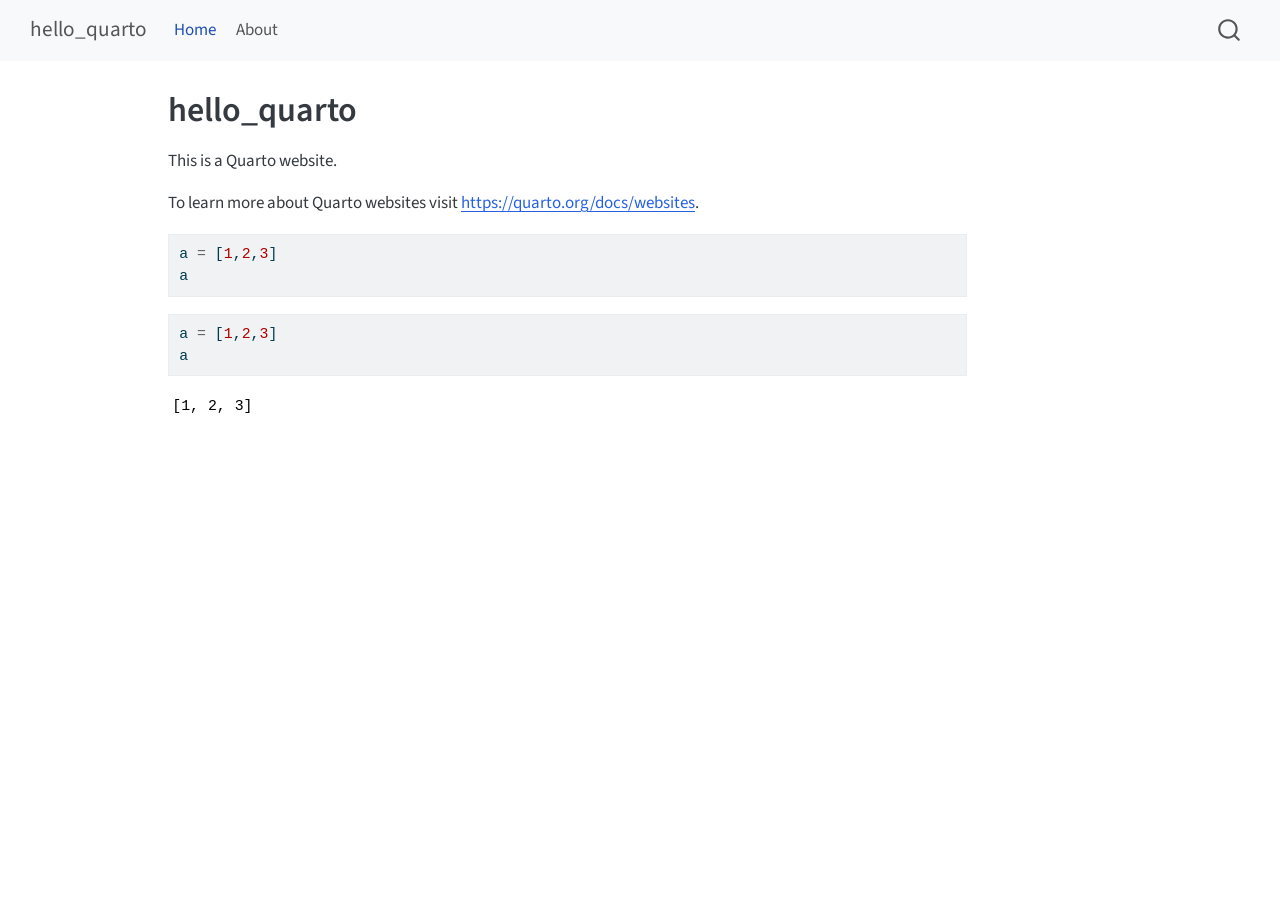
<file: index.html>
<!DOCTYPE html>
<html xmlns="http://www.w3.org/1999/xhtml" lang="en" xml:lang="en"><head>

<meta charset="utf-8">
<meta name="generator" content="quarto-1.10.18">

<meta name="viewport" content="width=device-width, initial-scale=1.0, user-scalable=yes">


<title>hello_quarto</title>
<style>
/* Default styles provided by pandoc.
** See https://pandoc.org/MANUAL.html#variables-for-html for config info.
*/
span.smallcaps{font-variant: small-caps;}
div.columns{display: flex; gap: 1.5em;}
div.column{flex: auto;}
@media screen {
div.columns{gap: min(4vw, 1.5em);}
div.column{overflow-x: auto;}
}
div.hanging-indent{margin-left: 1.5em; text-indent: -1.5em;}
ul.task-list{list-style: none;}
ul.task-list li input[type="checkbox"] {
  width: 0.8em;
  margin: 0 0.8em 0.2em -1em; /* quarto-specific, see https://github.com/quarto-dev/quarto-cli/issues/4556 */ 
  vertical-align: middle;
}
/* CSS for syntax highlighting */
html { -webkit-text-size-adjust: 100%; }
pre > code.sourceCode { white-space: pre; position: relative; }
pre > code.sourceCode > span { display: inline-block; line-height: 1.25; }
pre > code.sourceCode > span:empty { height: 1.2em; }
.sourceCode { overflow: visible; }
code.sourceCode > span { color: inherit; text-decoration: inherit; }
div.sourceCode { margin: 1em 0; }
pre.sourceCode { margin: 0; }
@media screen {
div.sourceCode { overflow: auto; }
}
@media print {
pre > code.sourceCode { white-space: pre-wrap; }
pre > code.sourceCode > span { text-indent: -5em; padding-left: 5em; }
}
pre.numberSource code
  { counter-reset: source-line 0; }
pre.numberSource code > span
  { position: relative; left: -4em; counter-increment: source-line; }
pre.numberSource code > span > a:first-child::before
  { content: counter(source-line);
    position: relative; left: -1em; text-align: right; vertical-align: baseline;
    border: none; display: inline-block;
    -webkit-touch-callout: none; -webkit-user-select: none;
    -khtml-user-select: none; -moz-user-select: none;
    -ms-user-select: none; user-select: none;
    padding: 0 4px; width: 4em;
  }
pre.numberSource { margin-left: 3em;  padding-left: 4px; }
div.sourceCode
  {   }
@media screen {
pre > code.sourceCode > span > a:first-child::before { text-decoration: underline; }
}
</style>


<script src="site_libs/quarto-nav/quarto-nav.js"></script>
<script src="site_libs/quarto-nav/headroom.min.js"></script>
<script src="site_libs/clipboard/clipboard.min.js"></script>
<script src="site_libs/quarto-search/autocomplete.umd.js"></script>
<script src="site_libs/quarto-search/fuse.min.js"></script>
<script src="site_libs/quarto-search/quarto-search.js"></script>
<meta name="quarto:offset" content="./">
<script src="site_libs/quarto-html/quarto.js" type="module"></script>
<script src="site_libs/quarto-html/tabsets/tabsets.js" type="module"></script>
<script src="site_libs/quarto-html/popper.min.js"></script>
<script src="site_libs/quarto-html/tippy.umd.min.js"></script>
<script src="site_libs/quarto-html/anchor.min.js"></script>
<link href="site_libs/quarto-html/tippy.css" rel="stylesheet">
<link href="site_libs/quarto-html/quarto-syntax-highlighting-64a204ab8560d761af7679ceaba22944.css" rel="stylesheet" id="quarto-text-highlighting-styles">
<script src="site_libs/bootstrap/bootstrap.min.js"></script>
<link href="site_libs/bootstrap/bootstrap-icons.css" rel="stylesheet">
<link href="site_libs/bootstrap/bootstrap-af63aeb2e9a853c1b6fe2d961300e5af.min.css" rel="stylesheet" append-hash="true" id="quarto-bootstrap" data-mode="light">
<script id="quarto-search-options" type="application/json">{
  "location": "navbar",
  "copy-button": false,
  "collapse-after": 3,
  "panel-placement": "end",
  "type": "overlay",
  "limit": 50,
  "keyboard-shortcut": [
    "f",
    "/",
    "s"
  ],
  "show-item-context": false,
  "language": {
    "search-no-results-text": "No results",
    "search-matching-documents-text": "matching documents",
    "search-copy-link-title": "Copy link to search",
    "search-hide-matches-text": "Hide additional matches",
    "search-more-match-text": "more match in this document",
    "search-more-matches-text": "more matches in this document",
    "search-clear-button-title": "Clear",
    "search-text-placeholder": "",
    "search-detached-cancel-button-title": "Cancel",
    "search-submit-button-title": "Submit",
    "search-label": "Search"
  }
}</script>


<link rel="stylesheet" href="styles.css">
</head>

<body class="nav-fixed quarto-light">

<div id="quarto-search-results"></div>
  <header id="quarto-header" class="headroom fixed-top">
    <nav class="navbar navbar-expand-lg " data-bs-theme="dark">
      <div class="navbar-container container-fluid">
      <div class="navbar-brand-container mx-auto">
    <a class="navbar-brand" href="./index.html">
    <span class="navbar-title">hello_quarto</span>
    </a>
  </div>
            <div id="quarto-search" class="" title="Search"></div>
          <button class="navbar-toggler" type="button" data-bs-toggle="collapse" data-bs-target="#navbarCollapse" aria-controls="navbarCollapse" role="menu" aria-expanded="false" aria-label="Toggle navigation" onclick="if (window.quartoToggleHeadroom) { window.quartoToggleHeadroom(); }">
  <span class="navbar-toggler-icon"></span>
</button>
          <div class="collapse navbar-collapse" id="navbarCollapse">
            <ul class="navbar-nav navbar-nav-scroll me-auto">
  <li class="nav-item">
    <a class="nav-link active" href="./index.html" aria-current="page"> 
<span class="menu-text">Home</span></a>
  </li>  
  <li class="nav-item">
    <a class="nav-link" href="./about.html"> 
<span class="menu-text">About</span></a>
  </li>  
</ul>
          </div> <!-- /navcollapse -->
            <div class="quarto-navbar-tools">
</div>
      </div> <!-- /container-fluid -->
    </nav>
</header>
<!-- content -->
<div id="quarto-content" class="quarto-container page-columns page-rows-contents page-layout-article page-navbar">
<!-- sidebar -->
<!-- margin-sidebar -->
    <div id="quarto-margin-sidebar" class="sidebar margin-sidebar zindex-bottom">
        
    </div>
<!-- main -->
<main class="content" id="quarto-document-content">

<header id="title-block-header" class="quarto-title-block default">
<div class="quarto-title">
<h1 class="title">hello_quarto</h1>
</div>



<div class="quarto-title-meta">

    
  
    
  </div>
  


</header>


<p>This is a Quarto website.</p>
<p>To learn more about Quarto websites visit <a href="https://quarto.org/docs/websites" class="uri">https://quarto.org/docs/websites</a>.</p>
<div class="code-copy-outer-scaffold"><div class="sourceCode" id="cb1"><pre class="sourceCode python code-with-copy"><code class="sourceCode python"><span id="cb1-1"><a href="#cb1-1" aria-hidden="true" tabindex="-1"></a>a <span class="op">=</span> [<span class="dv">1</span>,<span class="dv">2</span>,<span class="dv">3</span>]</span>
<span id="cb1-2"><a href="#cb1-2" aria-hidden="true" tabindex="-1"></a>a</span></code></pre></div><button title="Copy to Clipboard" class="code-copy-button"><i class="bi"></i></button></div>
<div id="9c1c27a3" class="cell" data-execution_count="1">
<div class="code-copy-outer-scaffold"><div class="sourceCode cell-code" id="cb2"><pre class="sourceCode python code-with-copy"><code class="sourceCode python"><span id="cb2-1"><a href="#cb2-1" aria-hidden="true" tabindex="-1"></a>a <span class="op">=</span> [<span class="dv">1</span>,<span class="dv">2</span>,<span class="dv">3</span>]</span>
<span id="cb2-2"><a href="#cb2-2" aria-hidden="true" tabindex="-1"></a>a</span></code></pre></div><button title="Copy to Clipboard" class="code-copy-button"><i class="bi"></i></button></div>
<div class="cell-output cell-output-display" data-execution_count="1">
<pre><code>[1, 2, 3]</code></pre>
</div>
</div>



</main> <!-- /main -->
<script id="quarto-html-after-body" type="application/javascript">
  window.document.addEventListener("DOMContentLoaded", function (event) {
    const icon = "";
    const anchorJS = new window.AnchorJS();
    anchorJS.options = {
      placement: 'right',
      icon: icon
    };
    anchorJS.add('.anchored');
    const isCodeAnnotation = (el) => {
      for (const clz of el.classList) {
        if (clz.startsWith('code-annotation-')) {                     
          return true;
        }
      }
      return false;
    }
    const onCopySuccess = function(e) {
      // button target
      const button = e.trigger;
      // don't keep focus
      button.blur();
      // flash "checked"
      button.classList.add('code-copy-button-checked');
      var currentTitle = button.getAttribute("title");
      button.setAttribute("title", "Copied!");
      let tooltip;
      if (window.bootstrap) {
        button.setAttribute("data-bs-toggle", "tooltip");
        button.setAttribute("data-bs-placement", "left");
        button.setAttribute("data-bs-title", "Copied!");
        tooltip = new bootstrap.Tooltip(button, 
          { trigger: "manual", 
            customClass: "code-copy-button-tooltip",
            offset: [0, -8]});
        tooltip.show();    
      }
      setTimeout(function() {
        if (tooltip) {
          tooltip.hide();
          button.removeAttribute("data-bs-title");
          button.removeAttribute("data-bs-toggle");
          button.removeAttribute("data-bs-placement");
        }
        button.setAttribute("title", currentTitle);
        button.classList.remove('code-copy-button-checked');
      }, 1000);
      // clear code selection
      e.clearSelection();
    }
    const getTextToCopy = function(trigger) {
      const outerScaffold = trigger.parentElement.cloneNode(true);
      const codeEl = outerScaffold.querySelector('code');
      for (const childEl of codeEl.children) {
        if (isCodeAnnotation(childEl)) {
          childEl.remove();
        }
      }
      return codeEl.innerText;
    }
    const clipboard = new window.ClipboardJS('.code-copy-button:not([data-in-quarto-modal])', {
      text: getTextToCopy
    });
    clipboard.on('success', onCopySuccess);
    if (window.document.getElementById('quarto-embedded-source-code-modal')) {
      const clipboardModal = new window.ClipboardJS('.code-copy-button[data-in-quarto-modal]', {
        text: getTextToCopy,
        container: window.document.getElementById('quarto-embedded-source-code-modal')
      });
      clipboardModal.on('success', onCopySuccess);
    }
      var localhostRegex = new RegExp(/^(?:http|https):\/\/localhost\:?[0-9]*\//);
      var mailtoRegex = new RegExp(/^mailto:/);
        var filterRegex = new RegExp("https:\/\/userdawzayas\.github\.io\/hello_quarto\/");
      var isInternal = (href) => {
          return filterRegex.test(href) || localhostRegex.test(href) || mailtoRegex.test(href);
      }
      // Inspect non-navigation links and adorn them if external
     var links = window.document.querySelectorAll('a[href]:not(.nav-link):not(.navbar-brand):not(.toc-action):not(.sidebar-link):not(.sidebar-item-toggle):not(.pagination-link):not(.no-external):not([aria-hidden]):not(.dropdown-item):not(.quarto-navigation-tool):not(.about-link)');
      for (var i=0; i<links.length; i++) {
        const link = links[i];
        if (!isInternal(link.href)) {
          // undo the damage that might have been done by quarto-nav.js in the case of
          // links that we want to consider external
          if (link.dataset.originalHref !== undefined) {
            link.href = link.dataset.originalHref;
          }
        }
      }
    function tippyHover(el, contentFn, onTriggerFn, onUntriggerFn) {
      const config = {
        allowHTML: true,
        maxWidth: 500,
        delay: 100,
        arrow: false,
        appendTo: function(el) {
            return el.parentElement;
        },
        interactive: true,
        interactiveBorder: 10,
        theme: 'quarto',
        placement: 'bottom-start',
      };
      if (contentFn) {
        config.content = contentFn;
      }
      if (onTriggerFn) {
        config.onTrigger = onTriggerFn;
      }
      if (onUntriggerFn) {
        config.onUntrigger = onUntriggerFn;
      }
      window.tippy(el, config); 
    }
    const noterefs = window.document.querySelectorAll('a[role="doc-noteref"]');
    for (var i=0; i<noterefs.length; i++) {
      const ref = noterefs[i];
      tippyHover(ref, function() {
        // use id or data attribute instead here
        let href = ref.getAttribute('data-footnote-href') || ref.getAttribute('href');
        try { href = new URL(href).hash; } catch {}
        const id = href.replace(/^#\/?/, "");
        const note = window.document.getElementById(id);
        if (note) {
          return note.innerHTML;
        } else {
          return "";
        }
      });
    }
    const xrefs = window.document.querySelectorAll('a.quarto-xref');
    const processXRef = (id, note) => {
      // Strip column container classes
      const stripColumnClz = (el) => {
        el.classList.remove("page-full", "page-columns");
        if (el.children) {
          for (const child of el.children) {
            stripColumnClz(child);
          }
        }
      }
      stripColumnClz(note)
      if (id === null || id.startsWith('sec-')) {
        // Special case sections, only their first couple elements
        const container = document.createElement("div");
        if (note.children && note.children.length > 2) {
          container.appendChild(note.children[0].cloneNode(true));
          for (let i = 1; i < note.children.length; i++) {
            const child = note.children[i];
            if (child.tagName === "P" && child.innerText === "") {
              continue;
            } else {
              container.appendChild(child.cloneNode(true));
              break;
            }
          }
          if (window.Quarto?.typesetMath) {
            window.Quarto.typesetMath(container);
          }
          return container.innerHTML
        } else {
          if (window.Quarto?.typesetMath) {
            window.Quarto.typesetMath(note);
          }
          return note.innerHTML;
        }
      } else {
        // Remove any anchor links if they are present
        const anchorLink = note.querySelector('a.anchorjs-link');
        if (anchorLink) {
          anchorLink.remove();
        }
        if (window.Quarto?.typesetMath) {
          window.Quarto.typesetMath(note);
        }
        if (note.classList.contains("callout")) {
          return note.outerHTML;
        } else {
          return note.innerHTML;
        }
      }
    }
    for (var i=0; i<xrefs.length; i++) {
      const xref = xrefs[i];
      tippyHover(xref, undefined, function(instance) {
        instance.disable();
        let url = xref.getAttribute('href');
        let hash = undefined; 
        if (url.startsWith('#')) {
          hash = url;
        } else {
          try { hash = new URL(url).hash; } catch {}
        }
        if (hash) {
          const id = hash.replace(/^#\/?/, "");
          const note = window.document.getElementById(id);
          if (note !== null) {
            try {
              const html = processXRef(id, note.cloneNode(true));
              instance.setContent(html);
            } finally {
              instance.enable();
              instance.show();
            }
          } else {
            // See if we can fetch this
            fetch(url.split('#')[0])
            .then(res => res.text())
            .then(html => {
              const parser = new DOMParser();
              const htmlDoc = parser.parseFromString(html, "text/html");
              const note = htmlDoc.getElementById(id);
              if (note !== null) {
                const html = processXRef(id, note);
                instance.setContent(html);
              } 
            }).finally(() => {
              instance.enable();
              instance.show();
            });
          }
        } else {
          // See if we can fetch a full url (with no hash to target)
          // This is a special case and we should probably do some content thinning / targeting
          fetch(url)
          .then(res => res.text())
          .then(html => {
            const parser = new DOMParser();
            const htmlDoc = parser.parseFromString(html, "text/html");
            const note = htmlDoc.querySelector('main.content');
            if (note !== null) {
              // This should only happen for chapter cross references
              // (since there is no id in the URL)
              // remove the first header
              if (note.children.length > 0 && note.children[0].tagName === "HEADER") {
                note.children[0].remove();
              }
              const html = processXRef(null, note);
              instance.setContent(html);
            } 
          }).finally(() => {
            instance.enable();
            instance.show();
          });
        }
      }, function(instance) {
      });
    }
        let selectedAnnoteEl;
        const selectorForAnnotation = ( cell, annotation) => {
          let cellAttr = 'data-code-cell="' + cell + '"';
          let lineAttr = 'data-code-annotation="' +  annotation + '"';
          const selector = 'span[' + cellAttr + '][' + lineAttr + ']';
          return selector;
        }
        const selectCodeLines = (annoteEl) => {
          const doc = window.document;
          const targetCell = annoteEl.getAttribute("data-target-cell");
          const targetAnnotation = annoteEl.getAttribute("data-target-annotation");
          const annoteSpan = window.document.querySelector(selectorForAnnotation(targetCell, targetAnnotation));
          const lines = annoteSpan.getAttribute("data-code-lines").split(",");
          const lineIds = lines.map((line) => {
            return targetCell + "-" + line;
          })
          let top = null;
          let height = null;
          let parent = null;
          if (lineIds.length > 0) {
              //compute the position of the single el (top and bottom and make a div)
              const el = window.document.getElementById(lineIds[0]);
              top = el.offsetTop;
              height = el.offsetHeight;
              parent = el.parentElement.parentElement;
            if (lineIds.length > 1) {
              const lastEl = window.document.getElementById(lineIds[lineIds.length - 1]);
              const bottom = lastEl.offsetTop + lastEl.offsetHeight;
              height = bottom - top;
            }
            if (top !== null && height !== null && parent !== null) {
              // cook up a div (if necessary) and position it 
              let div = window.document.getElementById("code-annotation-line-highlight");
              if (div === null) {
                div = window.document.createElement("div");
                div.setAttribute("id", "code-annotation-line-highlight");
                div.style.position = 'absolute';
                parent.appendChild(div);
              }
              div.style.top = top - 2 + "px";
              div.style.height = height + 4 + "px";
              div.style.left = 0;
              let gutterDiv = window.document.getElementById("code-annotation-line-highlight-gutter");
              if (gutterDiv === null) {
                gutterDiv = window.document.createElement("div");
                gutterDiv.setAttribute("id", "code-annotation-line-highlight-gutter");
                gutterDiv.style.position = 'absolute';
                const codeCell = window.document.getElementById(targetCell);
                const gutter = codeCell.querySelector('.code-annotation-gutter');
                gutter.appendChild(gutterDiv);
              }
              gutterDiv.style.top = top - 2 + "px";
              gutterDiv.style.height = height + 4 + "px";
            }
            selectedAnnoteEl = annoteEl;
          }
        };
        const unselectCodeLines = () => {
          const elementsIds = ["code-annotation-line-highlight", "code-annotation-line-highlight-gutter"];
          elementsIds.forEach((elId) => {
            const div = window.document.getElementById(elId);
            if (div) {
              div.remove();
            }
          });
          selectedAnnoteEl = undefined;
        };
          // Handle positioning of the toggle
      window.addEventListener(
        "resize",
        throttle(() => {
          elRect = undefined;
          if (selectedAnnoteEl) {
            selectCodeLines(selectedAnnoteEl);
          }
        }, 10)
      );
      function throttle(fn, ms) {
      let throttle = false;
      let timer;
        return (...args) => {
          if(!throttle) { // first call gets through
              fn.apply(this, args);
              throttle = true;
          } else { // all the others get throttled
              if(timer) clearTimeout(timer); // cancel #2
              timer = setTimeout(() => {
                fn.apply(this, args);
                timer = throttle = false;
              }, ms);
          }
        };
      }
        // Attach click handler to the DT
        const annoteDls = window.document.querySelectorAll('dt[data-target-cell]');
        for (const annoteDlNode of annoteDls) {
          annoteDlNode.addEventListener('click', (event) => {
            const clickedEl = event.target;
            if (clickedEl !== selectedAnnoteEl) {
              unselectCodeLines();
              const activeEl = window.document.querySelector('dt[data-target-cell].code-annotation-active');
              if (activeEl) {
                activeEl.classList.remove('code-annotation-active');
              }
              selectCodeLines(clickedEl);
              clickedEl.classList.add('code-annotation-active');
            } else {
              // Unselect the line
              unselectCodeLines();
              clickedEl.classList.remove('code-annotation-active');
            }
          });
        }
    const findCites = (el) => {
      const parentEl = el.parentElement;
      if (parentEl) {
        const cites = parentEl.dataset.cites;
        if (cites) {
          return {
            el,
            cites: cites.split(' ')
          };
        } else {
          return findCites(el.parentElement)
        }
      } else {
        return undefined;
      }
    };
    var bibliorefs = window.document.querySelectorAll('a[role="doc-biblioref"]');
    for (var i=0; i<bibliorefs.length; i++) {
      const ref = bibliorefs[i];
      const citeInfo = findCites(ref);
      if (citeInfo) {
        tippyHover(citeInfo.el, function() {
          var popup = window.document.createElement('div');
          citeInfo.cites.forEach(function(cite) {
            var citeDiv = window.document.createElement('div');
            citeDiv.classList.add('hanging-indent');
            citeDiv.classList.add('csl-entry');
            var biblioDiv = window.document.getElementById('ref-' + cite);
            if (biblioDiv) {
              citeDiv.innerHTML = biblioDiv.innerHTML;
            }
            popup.appendChild(citeDiv);
          });
          return popup.innerHTML;
        });
      }
    }
  });
  </script>
</div> <!-- /content -->




</body></html>
</file>
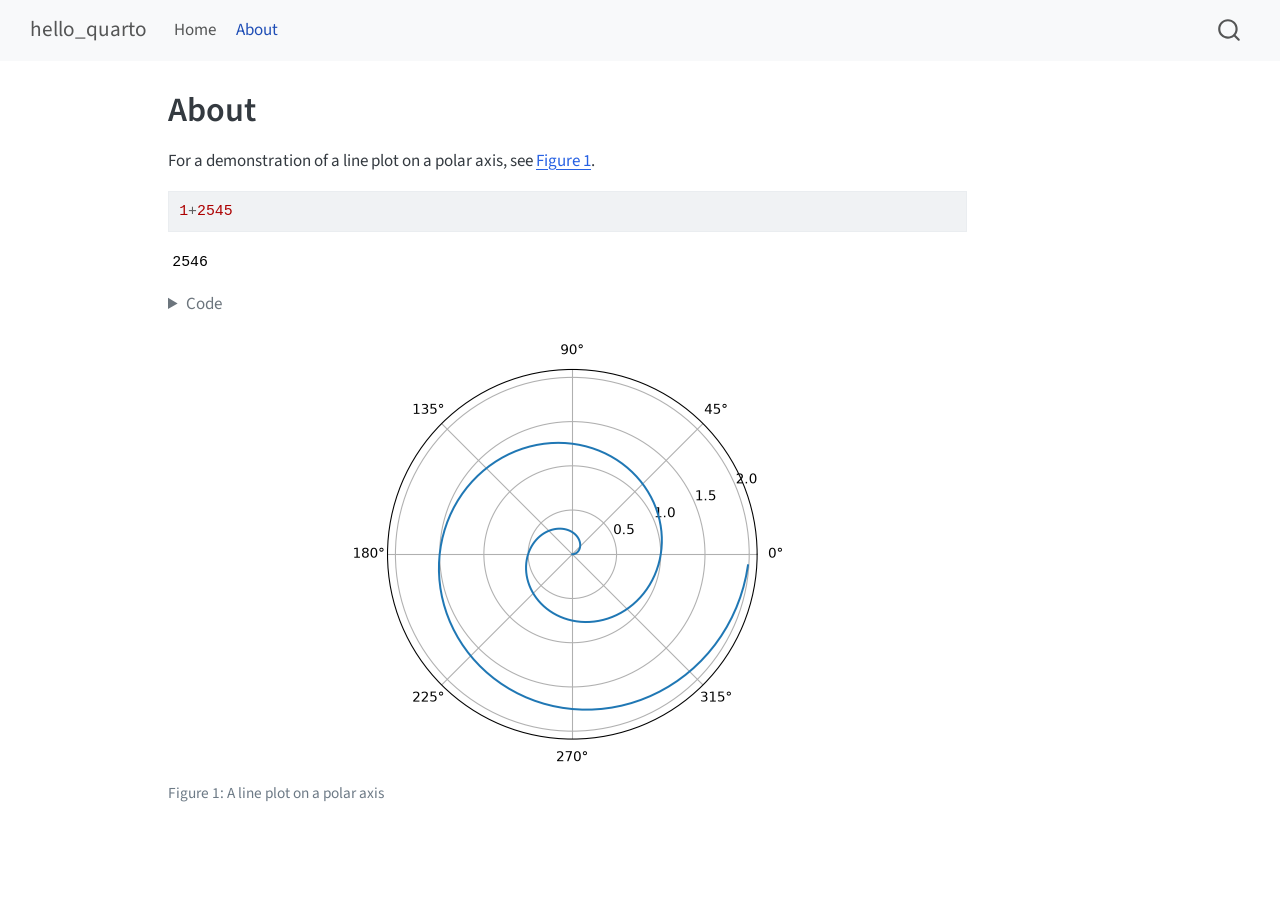
<file: about.html>
<!DOCTYPE html>
<html xmlns="http://www.w3.org/1999/xhtml" lang="en" xml:lang="en"><head>

<meta charset="utf-8">
<meta name="generator" content="quarto-1.10.18">

<meta name="viewport" content="width=device-width, initial-scale=1.0, user-scalable=yes">


<title>About – hello_quarto</title>
<style>
/* Default styles provided by pandoc.
** See https://pandoc.org/MANUAL.html#variables-for-html for config info.
*/
span.smallcaps{font-variant: small-caps;}
div.columns{display: flex; gap: 1.5em;}
div.column{flex: auto;}
@media screen {
div.columns{gap: min(4vw, 1.5em);}
div.column{overflow-x: auto;}
}
div.hanging-indent{margin-left: 1.5em; text-indent: -1.5em;}
ul.task-list{list-style: none;}
ul.task-list li input[type="checkbox"] {
  width: 0.8em;
  margin: 0 0.8em 0.2em -1em; /* quarto-specific, see https://github.com/quarto-dev/quarto-cli/issues/4556 */ 
  vertical-align: middle;
}
/* CSS for syntax highlighting */
html { -webkit-text-size-adjust: 100%; }
pre > code.sourceCode { white-space: pre; position: relative; }
pre > code.sourceCode > span { display: inline-block; line-height: 1.25; }
pre > code.sourceCode > span:empty { height: 1.2em; }
.sourceCode { overflow: visible; }
code.sourceCode > span { color: inherit; text-decoration: inherit; }
div.sourceCode { margin: 1em 0; }
pre.sourceCode { margin: 0; }
@media screen {
div.sourceCode { overflow: auto; }
}
@media print {
pre > code.sourceCode { white-space: pre-wrap; }
pre > code.sourceCode > span { text-indent: -5em; padding-left: 5em; }
}
pre.numberSource code
  { counter-reset: source-line 0; }
pre.numberSource code > span
  { position: relative; left: -4em; counter-increment: source-line; }
pre.numberSource code > span > a:first-child::before
  { content: counter(source-line);
    position: relative; left: -1em; text-align: right; vertical-align: baseline;
    border: none; display: inline-block;
    -webkit-touch-callout: none; -webkit-user-select: none;
    -khtml-user-select: none; -moz-user-select: none;
    -ms-user-select: none; user-select: none;
    padding: 0 4px; width: 4em;
  }
pre.numberSource { margin-left: 3em;  padding-left: 4px; }
div.sourceCode
  {   }
@media screen {
pre > code.sourceCode > span > a:first-child::before { text-decoration: underline; }
}
</style>


<script src="site_libs/quarto-nav/quarto-nav.js"></script>
<script src="site_libs/quarto-nav/headroom.min.js"></script>
<script src="site_libs/clipboard/clipboard.min.js"></script>
<script src="site_libs/quarto-search/autocomplete.umd.js"></script>
<script src="site_libs/quarto-search/fuse.min.js"></script>
<script src="site_libs/quarto-search/quarto-search.js"></script>
<meta name="quarto:offset" content="./">
<script src="site_libs/quarto-html/quarto.js" type="module"></script>
<script src="site_libs/quarto-html/tabsets/tabsets.js" type="module"></script>
<script src="site_libs/quarto-html/popper.min.js"></script>
<script src="site_libs/quarto-html/tippy.umd.min.js"></script>
<script src="site_libs/quarto-html/anchor.min.js"></script>
<link href="site_libs/quarto-html/tippy.css" rel="stylesheet">
<link href="site_libs/quarto-html/quarto-syntax-highlighting-64a204ab8560d761af7679ceaba22944.css" rel="stylesheet" id="quarto-text-highlighting-styles">
<script src="site_libs/bootstrap/bootstrap.min.js"></script>
<link href="site_libs/bootstrap/bootstrap-icons.css" rel="stylesheet">
<link href="site_libs/bootstrap/bootstrap-af63aeb2e9a853c1b6fe2d961300e5af.min.css" rel="stylesheet" append-hash="true" id="quarto-bootstrap" data-mode="light">
<script id="quarto-search-options" type="application/json">{
  "location": "navbar",
  "copy-button": false,
  "collapse-after": 3,
  "panel-placement": "end",
  "type": "overlay",
  "limit": 50,
  "keyboard-shortcut": [
    "f",
    "/",
    "s"
  ],
  "show-item-context": false,
  "language": {
    "search-no-results-text": "No results",
    "search-matching-documents-text": "matching documents",
    "search-copy-link-title": "Copy link to search",
    "search-hide-matches-text": "Hide additional matches",
    "search-more-match-text": "more match in this document",
    "search-more-matches-text": "more matches in this document",
    "search-clear-button-title": "Clear",
    "search-text-placeholder": "",
    "search-detached-cancel-button-title": "Cancel",
    "search-submit-button-title": "Submit",
    "search-label": "Search"
  }
}</script>


<link rel="stylesheet" href="styles.css">
</head>

<body class="nav-fixed quarto-light">

<div id="quarto-search-results"></div>
  <header id="quarto-header" class="headroom fixed-top">
    <nav class="navbar navbar-expand-lg " data-bs-theme="dark">
      <div class="navbar-container container-fluid">
      <div class="navbar-brand-container mx-auto">
    <a class="navbar-brand" href="./index.html">
    <span class="navbar-title">hello_quarto</span>
    </a>
  </div>
            <div id="quarto-search" class="" title="Search"></div>
          <button class="navbar-toggler" type="button" data-bs-toggle="collapse" data-bs-target="#navbarCollapse" aria-controls="navbarCollapse" role="menu" aria-expanded="false" aria-label="Toggle navigation" onclick="if (window.quartoToggleHeadroom) { window.quartoToggleHeadroom(); }">
  <span class="navbar-toggler-icon"></span>
</button>
          <div class="collapse navbar-collapse" id="navbarCollapse">
            <ul class="navbar-nav navbar-nav-scroll me-auto">
  <li class="nav-item">
    <a class="nav-link" href="./index.html"> 
<span class="menu-text">Home</span></a>
  </li>  
  <li class="nav-item">
    <a class="nav-link active" href="./about.html" aria-current="page"> 
<span class="menu-text">About</span></a>
  </li>  
</ul>
          </div> <!-- /navcollapse -->
            <div class="quarto-navbar-tools">
</div>
      </div> <!-- /container-fluid -->
    </nav>
</header>
<!-- content -->
<div id="quarto-content" class="quarto-container page-columns page-rows-contents page-layout-article page-navbar">
<!-- sidebar -->
<!-- margin-sidebar -->
    <div id="quarto-margin-sidebar" class="sidebar margin-sidebar zindex-bottom">
        
    </div>
<!-- main -->
<main class="content" id="quarto-document-content">

<header id="title-block-header" class="quarto-title-block default">
<div class="quarto-title">
<h1 class="title">About</h1>
</div>



<div class="quarto-title-meta">

    
  
    
  </div>
  


</header>


<p>For a demonstration of a line plot on a polar axis, see <a href="#fig-polar" class="quarto-xref">Figure&nbsp;1</a>.</p>
<div id="3f537500" class="cell" data-execution_count="1">
<div class="code-copy-outer-scaffold"><div class="sourceCode cell-code" id="cb1"><pre class="sourceCode python code-with-copy"><code class="sourceCode python"><span id="cb1-1"><a href="#cb1-1" aria-hidden="true" tabindex="-1"></a><span class="dv">1</span><span class="op">+</span><span class="dv">2545</span></span></code></pre></div><button title="Copy to Clipboard" class="code-copy-button"><i class="bi"></i></button></div>
<div class="cell-output cell-output-display" data-execution_count="7">
<pre><code>2546</code></pre>
</div>
</div>
<div id="cell-fig-polar" class="cell" data-execution_count="2">
<details class="code-fold">
<summary>Code</summary>
<div class="code-copy-outer-scaffold"><div class="sourceCode cell-code" id="cb3"><pre class="sourceCode python code-with-copy"><code class="sourceCode python"><span id="cb3-1"><a href="#cb3-1" aria-hidden="true" tabindex="-1"></a><span class="im">import</span> numpy <span class="im">as</span> np</span>
<span id="cb3-2"><a href="#cb3-2" aria-hidden="true" tabindex="-1"></a><span class="im">import</span> matplotlib.pyplot <span class="im">as</span> plt</span>
<span id="cb3-3"><a href="#cb3-3" aria-hidden="true" tabindex="-1"></a></span>
<span id="cb3-4"><a href="#cb3-4" aria-hidden="true" tabindex="-1"></a>r <span class="op">=</span> np.arange(<span class="dv">0</span>, <span class="dv">2</span>, <span class="fl">0.01</span>)</span>
<span id="cb3-5"><a href="#cb3-5" aria-hidden="true" tabindex="-1"></a>theta <span class="op">=</span> <span class="dv">2</span> <span class="op">*</span> np.pi <span class="op">*</span> r</span>
<span id="cb3-6"><a href="#cb3-6" aria-hidden="true" tabindex="-1"></a>fig, ax <span class="op">=</span> plt.subplots(</span>
<span id="cb3-7"><a href="#cb3-7" aria-hidden="true" tabindex="-1"></a>  subplot_kw <span class="op">=</span> {<span class="st">'projection'</span>: <span class="st">'polar'</span>} </span>
<span id="cb3-8"><a href="#cb3-8" aria-hidden="true" tabindex="-1"></a>)</span>
<span id="cb3-9"><a href="#cb3-9" aria-hidden="true" tabindex="-1"></a>ax.plot(theta, r)</span>
<span id="cb3-10"><a href="#cb3-10" aria-hidden="true" tabindex="-1"></a>ax.set_rticks([<span class="fl">0.5</span>, <span class="dv">1</span>, <span class="fl">1.5</span>, <span class="dv">2</span>])</span>
<span id="cb3-11"><a href="#cb3-11" aria-hidden="true" tabindex="-1"></a>ax.grid(<span class="va">True</span>)</span>
<span id="cb3-12"><a href="#cb3-12" aria-hidden="true" tabindex="-1"></a>plt.show()</span></code></pre></div><button title="Copy to Clipboard" class="code-copy-button"><i class="bi"></i></button></div>
</details>
<div class="cell-output cell-output-display">
<div id="fig-polar" class="quarto-float quarto-figure quarto-figure-center anchored">
<figure class="quarto-float quarto-float-fig figure">
<div aria-describedby="fig-polar-caption-0ceaefa1-69ba-4598-a22c-09a6ac19f8ca">
<img src="about_files/figure-html/fig-polar-output-1.png" width="450" height="439" class="figure-img">
</div>
<figcaption class="quarto-float-caption-bottom quarto-float-caption quarto-float-fig" id="fig-polar-caption-0ceaefa1-69ba-4598-a22c-09a6ac19f8ca">
Figure&nbsp;1: A line plot on a polar axis
</figcaption>
</figure>
</div>
</div>
</div>



</main> <!-- /main -->
<script id="quarto-html-after-body" type="application/javascript">
  window.document.addEventListener("DOMContentLoaded", function (event) {
    const icon = "";
    const anchorJS = new window.AnchorJS();
    anchorJS.options = {
      placement: 'right',
      icon: icon
    };
    anchorJS.add('.anchored');
    const isCodeAnnotation = (el) => {
      for (const clz of el.classList) {
        if (clz.startsWith('code-annotation-')) {                     
          return true;
        }
      }
      return false;
    }
    const onCopySuccess = function(e) {
      // button target
      const button = e.trigger;
      // don't keep focus
      button.blur();
      // flash "checked"
      button.classList.add('code-copy-button-checked');
      var currentTitle = button.getAttribute("title");
      button.setAttribute("title", "Copied!");
      let tooltip;
      if (window.bootstrap) {
        button.setAttribute("data-bs-toggle", "tooltip");
        button.setAttribute("data-bs-placement", "left");
        button.setAttribute("data-bs-title", "Copied!");
        tooltip = new bootstrap.Tooltip(button, 
          { trigger: "manual", 
            customClass: "code-copy-button-tooltip",
            offset: [0, -8]});
        tooltip.show();    
      }
      setTimeout(function() {
        if (tooltip) {
          tooltip.hide();
          button.removeAttribute("data-bs-title");
          button.removeAttribute("data-bs-toggle");
          button.removeAttribute("data-bs-placement");
        }
        button.setAttribute("title", currentTitle);
        button.classList.remove('code-copy-button-checked');
      }, 1000);
      // clear code selection
      e.clearSelection();
    }
    const getTextToCopy = function(trigger) {
      const outerScaffold = trigger.parentElement.cloneNode(true);
      const codeEl = outerScaffold.querySelector('code');
      for (const childEl of codeEl.children) {
        if (isCodeAnnotation(childEl)) {
          childEl.remove();
        }
      }
      return codeEl.innerText;
    }
    const clipboard = new window.ClipboardJS('.code-copy-button:not([data-in-quarto-modal])', {
      text: getTextToCopy
    });
    clipboard.on('success', onCopySuccess);
    if (window.document.getElementById('quarto-embedded-source-code-modal')) {
      const clipboardModal = new window.ClipboardJS('.code-copy-button[data-in-quarto-modal]', {
        text: getTextToCopy,
        container: window.document.getElementById('quarto-embedded-source-code-modal')
      });
      clipboardModal.on('success', onCopySuccess);
    }
      var localhostRegex = new RegExp(/^(?:http|https):\/\/localhost\:?[0-9]*\//);
      var mailtoRegex = new RegExp(/^mailto:/);
        var filterRegex = new RegExp("https:\/\/userdawzayas\.github\.io\/hello_quarto\/");
      var isInternal = (href) => {
          return filterRegex.test(href) || localhostRegex.test(href) || mailtoRegex.test(href);
      }
      // Inspect non-navigation links and adorn them if external
     var links = window.document.querySelectorAll('a[href]:not(.nav-link):not(.navbar-brand):not(.toc-action):not(.sidebar-link):not(.sidebar-item-toggle):not(.pagination-link):not(.no-external):not([aria-hidden]):not(.dropdown-item):not(.quarto-navigation-tool):not(.about-link)');
      for (var i=0; i<links.length; i++) {
        const link = links[i];
        if (!isInternal(link.href)) {
          // undo the damage that might have been done by quarto-nav.js in the case of
          // links that we want to consider external
          if (link.dataset.originalHref !== undefined) {
            link.href = link.dataset.originalHref;
          }
        }
      }
    function tippyHover(el, contentFn, onTriggerFn, onUntriggerFn) {
      const config = {
        allowHTML: true,
        maxWidth: 500,
        delay: 100,
        arrow: false,
        appendTo: function(el) {
            return el.parentElement;
        },
        interactive: true,
        interactiveBorder: 10,
        theme: 'quarto',
        placement: 'bottom-start',
      };
      if (contentFn) {
        config.content = contentFn;
      }
      if (onTriggerFn) {
        config.onTrigger = onTriggerFn;
      }
      if (onUntriggerFn) {
        config.onUntrigger = onUntriggerFn;
      }
      window.tippy(el, config); 
    }
    const noterefs = window.document.querySelectorAll('a[role="doc-noteref"]');
    for (var i=0; i<noterefs.length; i++) {
      const ref = noterefs[i];
      tippyHover(ref, function() {
        // use id or data attribute instead here
        let href = ref.getAttribute('data-footnote-href') || ref.getAttribute('href');
        try { href = new URL(href).hash; } catch {}
        const id = href.replace(/^#\/?/, "");
        const note = window.document.getElementById(id);
        if (note) {
          return note.innerHTML;
        } else {
          return "";
        }
      });
    }
    const xrefs = window.document.querySelectorAll('a.quarto-xref');
    const processXRef = (id, note) => {
      // Strip column container classes
      const stripColumnClz = (el) => {
        el.classList.remove("page-full", "page-columns");
        if (el.children) {
          for (const child of el.children) {
            stripColumnClz(child);
          }
        }
      }
      stripColumnClz(note)
      if (id === null || id.startsWith('sec-')) {
        // Special case sections, only their first couple elements
        const container = document.createElement("div");
        if (note.children && note.children.length > 2) {
          container.appendChild(note.children[0].cloneNode(true));
          for (let i = 1; i < note.children.length; i++) {
            const child = note.children[i];
            if (child.tagName === "P" && child.innerText === "") {
              continue;
            } else {
              container.appendChild(child.cloneNode(true));
              break;
            }
          }
          if (window.Quarto?.typesetMath) {
            window.Quarto.typesetMath(container);
          }
          return container.innerHTML
        } else {
          if (window.Quarto?.typesetMath) {
            window.Quarto.typesetMath(note);
          }
          return note.innerHTML;
        }
      } else {
        // Remove any anchor links if they are present
        const anchorLink = note.querySelector('a.anchorjs-link');
        if (anchorLink) {
          anchorLink.remove();
        }
        if (window.Quarto?.typesetMath) {
          window.Quarto.typesetMath(note);
        }
        if (note.classList.contains("callout")) {
          return note.outerHTML;
        } else {
          return note.innerHTML;
        }
      }
    }
    for (var i=0; i<xrefs.length; i++) {
      const xref = xrefs[i];
      tippyHover(xref, undefined, function(instance) {
        instance.disable();
        let url = xref.getAttribute('href');
        let hash = undefined; 
        if (url.startsWith('#')) {
          hash = url;
        } else {
          try { hash = new URL(url).hash; } catch {}
        }
        if (hash) {
          const id = hash.replace(/^#\/?/, "");
          const note = window.document.getElementById(id);
          if (note !== null) {
            try {
              const html = processXRef(id, note.cloneNode(true));
              instance.setContent(html);
            } finally {
              instance.enable();
              instance.show();
            }
          } else {
            // See if we can fetch this
            fetch(url.split('#')[0])
            .then(res => res.text())
            .then(html => {
              const parser = new DOMParser();
              const htmlDoc = parser.parseFromString(html, "text/html");
              const note = htmlDoc.getElementById(id);
              if (note !== null) {
                const html = processXRef(id, note);
                instance.setContent(html);
              } 
            }).finally(() => {
              instance.enable();
              instance.show();
            });
          }
        } else {
          // See if we can fetch a full url (with no hash to target)
          // This is a special case and we should probably do some content thinning / targeting
          fetch(url)
          .then(res => res.text())
          .then(html => {
            const parser = new DOMParser();
            const htmlDoc = parser.parseFromString(html, "text/html");
            const note = htmlDoc.querySelector('main.content');
            if (note !== null) {
              // This should only happen for chapter cross references
              // (since there is no id in the URL)
              // remove the first header
              if (note.children.length > 0 && note.children[0].tagName === "HEADER") {
                note.children[0].remove();
              }
              const html = processXRef(null, note);
              instance.setContent(html);
            } 
          }).finally(() => {
            instance.enable();
            instance.show();
          });
        }
      }, function(instance) {
      });
    }
        let selectedAnnoteEl;
        const selectorForAnnotation = ( cell, annotation) => {
          let cellAttr = 'data-code-cell="' + cell + '"';
          let lineAttr = 'data-code-annotation="' +  annotation + '"';
          const selector = 'span[' + cellAttr + '][' + lineAttr + ']';
          return selector;
        }
        const selectCodeLines = (annoteEl) => {
          const doc = window.document;
          const targetCell = annoteEl.getAttribute("data-target-cell");
          const targetAnnotation = annoteEl.getAttribute("data-target-annotation");
          const annoteSpan = window.document.querySelector(selectorForAnnotation(targetCell, targetAnnotation));
          const lines = annoteSpan.getAttribute("data-code-lines").split(",");
          const lineIds = lines.map((line) => {
            return targetCell + "-" + line;
          })
          let top = null;
          let height = null;
          let parent = null;
          if (lineIds.length > 0) {
              //compute the position of the single el (top and bottom and make a div)
              const el = window.document.getElementById(lineIds[0]);
              top = el.offsetTop;
              height = el.offsetHeight;
              parent = el.parentElement.parentElement;
            if (lineIds.length > 1) {
              const lastEl = window.document.getElementById(lineIds[lineIds.length - 1]);
              const bottom = lastEl.offsetTop + lastEl.offsetHeight;
              height = bottom - top;
            }
            if (top !== null && height !== null && parent !== null) {
              // cook up a div (if necessary) and position it 
              let div = window.document.getElementById("code-annotation-line-highlight");
              if (div === null) {
                div = window.document.createElement("div");
                div.setAttribute("id", "code-annotation-line-highlight");
                div.style.position = 'absolute';
                parent.appendChild(div);
              }
              div.style.top = top - 2 + "px";
              div.style.height = height + 4 + "px";
              div.style.left = 0;
              let gutterDiv = window.document.getElementById("code-annotation-line-highlight-gutter");
              if (gutterDiv === null) {
                gutterDiv = window.document.createElement("div");
                gutterDiv.setAttribute("id", "code-annotation-line-highlight-gutter");
                gutterDiv.style.position = 'absolute';
                const codeCell = window.document.getElementById(targetCell);
                const gutter = codeCell.querySelector('.code-annotation-gutter');
                gutter.appendChild(gutterDiv);
              }
              gutterDiv.style.top = top - 2 + "px";
              gutterDiv.style.height = height + 4 + "px";
            }
            selectedAnnoteEl = annoteEl;
          }
        };
        const unselectCodeLines = () => {
          const elementsIds = ["code-annotation-line-highlight", "code-annotation-line-highlight-gutter"];
          elementsIds.forEach((elId) => {
            const div = window.document.getElementById(elId);
            if (div) {
              div.remove();
            }
          });
          selectedAnnoteEl = undefined;
        };
          // Handle positioning of the toggle
      window.addEventListener(
        "resize",
        throttle(() => {
          elRect = undefined;
          if (selectedAnnoteEl) {
            selectCodeLines(selectedAnnoteEl);
          }
        }, 10)
      );
      function throttle(fn, ms) {
      let throttle = false;
      let timer;
        return (...args) => {
          if(!throttle) { // first call gets through
              fn.apply(this, args);
              throttle = true;
          } else { // all the others get throttled
              if(timer) clearTimeout(timer); // cancel #2
              timer = setTimeout(() => {
                fn.apply(this, args);
                timer = throttle = false;
              }, ms);
          }
        };
      }
        // Attach click handler to the DT
        const annoteDls = window.document.querySelectorAll('dt[data-target-cell]');
        for (const annoteDlNode of annoteDls) {
          annoteDlNode.addEventListener('click', (event) => {
            const clickedEl = event.target;
            if (clickedEl !== selectedAnnoteEl) {
              unselectCodeLines();
              const activeEl = window.document.querySelector('dt[data-target-cell].code-annotation-active');
              if (activeEl) {
                activeEl.classList.remove('code-annotation-active');
              }
              selectCodeLines(clickedEl);
              clickedEl.classList.add('code-annotation-active');
            } else {
              // Unselect the line
              unselectCodeLines();
              clickedEl.classList.remove('code-annotation-active');
            }
          });
        }
    const findCites = (el) => {
      const parentEl = el.parentElement;
      if (parentEl) {
        const cites = parentEl.dataset.cites;
        if (cites) {
          return {
            el,
            cites: cites.split(' ')
          };
        } else {
          return findCites(el.parentElement)
        }
      } else {
        return undefined;
      }
    };
    var bibliorefs = window.document.querySelectorAll('a[role="doc-biblioref"]');
    for (var i=0; i<bibliorefs.length; i++) {
      const ref = bibliorefs[i];
      const citeInfo = findCites(ref);
      if (citeInfo) {
        tippyHover(citeInfo.el, function() {
          var popup = window.document.createElement('div');
          citeInfo.cites.forEach(function(cite) {
            var citeDiv = window.document.createElement('div');
            citeDiv.classList.add('hanging-indent');
            citeDiv.classList.add('csl-entry');
            var biblioDiv = window.document.getElementById('ref-' + cite);
            if (biblioDiv) {
              citeDiv.innerHTML = biblioDiv.innerHTML;
            }
            popup.appendChild(citeDiv);
          });
          return popup.innerHTML;
        });
      }
    }
  });
  </script>
</div> <!-- /content -->




</body></html>
</file>
<file: site_libs/quarto-html/tippy.css>
.tippy-box[data-animation=fade][data-state=hidden]{opacity:0}[data-tippy-root]{max-width:calc(100vw - 10px)}.tippy-box{position:relative;background-color:#333;color:#fff;border-radius:4px;font-size:14px;line-height:1.4;white-space:normal;outline:0;transition-property:transform,visibility,opacity}.tippy-box[data-placement^=top]>.tippy-arrow{bottom:0}.tippy-box[data-placement^=top]>.tippy-arrow:before{bottom:-7px;left:0;border-width:8px 8px 0;border-top-color:initial;transform-origin:center top}.tippy-box[data-placement^=bottom]>.tippy-arrow{top:0}.tippy-box[data-placement^=bottom]>.tippy-arrow:before{top:-7px;left:0;border-width:0 8px 8px;border-bottom-color:initial;transform-origin:center bottom}.tippy-box[data-placement^=left]>.tippy-arrow{right:0}.tippy-box[data-placement^=left]>.tippy-arrow:before{border-width:8px 0 8px 8px;border-left-color:initial;right:-7px;transform-origin:center left}.tippy-box[data-placement^=right]>.tippy-arrow{left:0}.tippy-box[data-placement^=right]>.tippy-arrow:before{left:-7px;border-width:8px 8px 8px 0;border-right-color:initial;transform-origin:center right}.tippy-box[data-inertia][data-state=visible]{transition-timing-function:cubic-bezier(.54,1.5,.38,1.11)}.tippy-arrow{width:16px;height:16px;color:#333}.tippy-arrow:before{content:"";position:absolute;border-color:transparent;border-style:solid}.tippy-content{position:relative;padding:5px 9px;z-index:1}
</file>
<file: site_libs/quarto-html/quarto-syntax-highlighting-64a204ab8560d761af7679ceaba22944.css>
/* quarto syntax highlight colors */
:root {
  --quarto-hl-ot-color: #003B4F;
  --quarto-hl-at-color: #657422;
  --quarto-hl-ss-color: #20794D;
  --quarto-hl-an-color: #5E5E5E;
  --quarto-hl-fu-color: #4758AB;
  --quarto-hl-st-color: #20794D;
  --quarto-hl-cf-color: #003B4F;
  --quarto-hl-op-color: #5E5E5E;
  --quarto-hl-er-color: #AD0000;
  --quarto-hl-bn-color: #AD0000;
  --quarto-hl-al-color: #AD0000;
  --quarto-hl-va-color: #111111;
  --quarto-hl-bu-color: inherit;
  --quarto-hl-ex-color: inherit;
  --quarto-hl-pp-color: #AD0000;
  --quarto-hl-in-color: #5E5E5E;
  --quarto-hl-vs-color: #20794D;
  --quarto-hl-wa-color: #5E5E5E;
  --quarto-hl-do-color: #5E5E5E;
  --quarto-hl-im-color: #00769E;
  --quarto-hl-ch-color: #20794D;
  --quarto-hl-dt-color: #AD0000;
  --quarto-hl-fl-color: #AD0000;
  --quarto-hl-co-color: #5E5E5E;
  --quarto-hl-cv-color: #5E5E5E;
  --quarto-hl-cn-color: #8f5902;
  --quarto-hl-sc-color: #5E5E5E;
  --quarto-hl-dv-color: #AD0000;
  --quarto-hl-kw-color: #003B4F;
}

/* other quarto variables */
:root {
  --quarto-font-monospace: SFMono-Regular, Menlo, Monaco, Consolas, "Liberation Mono", "Courier New", monospace;
}

/* syntax highlight based on Pandoc's rules */
pre > code.sourceCode > span {
  color: #003B4F;
}

code.sourceCode > span {
  color: #003B4F;
}

div.sourceCode,
div.sourceCode pre.sourceCode {
  color: #003B4F;
}

/* Normal */
code span {
  color: #003B4F;
}

/* Alert */
code span.al {
  color: #AD0000;
  font-style: inherit;
}

/* Annotation */
code span.an {
  color: #5E5E5E;
  font-style: inherit;
}

/* Attribute */
code span.at {
  color: #657422;
  font-style: inherit;
}

/* BaseN */
code span.bn {
  color: #AD0000;
  font-style: inherit;
}

/* BuiltIn */
code span.bu {
  font-style: inherit;
}

/* ControlFlow */
code span.cf {
  color: #003B4F;
  font-weight: bold;
  font-style: inherit;
}

/* Char */
code span.ch {
  color: #20794D;
  font-style: inherit;
}

/* Constant */
code span.cn {
  color: #8f5902;
  font-style: inherit;
}

/* Comment */
code span.co {
  color: #5E5E5E;
  font-style: inherit;
}

/* CommentVar */
code span.cv {
  color: #5E5E5E;
  font-style: italic;
}

/* Documentation */
code span.do {
  color: #5E5E5E;
  font-style: italic;
}

/* DataType */
code span.dt {
  color: #AD0000;
  font-style: inherit;
}

/* DecVal */
code span.dv {
  color: #AD0000;
  font-style: inherit;
}

/* Error */
code span.er {
  color: #AD0000;
  font-style: inherit;
}

/* Extension */
code span.ex {
  font-style: inherit;
}

/* Float */
code span.fl {
  color: #AD0000;
  font-style: inherit;
}

/* Function */
code span.fu {
  color: #4758AB;
  font-style: inherit;
}

/* Import */
code span.im {
  color: #00769E;
  font-style: inherit;
}

/* Information */
code span.in {
  color: #5E5E5E;
  font-style: inherit;
}

/* Keyword */
code span.kw {
  color: #003B4F;
  font-weight: bold;
  font-style: inherit;
}

/* Operator */
code span.op {
  color: #5E5E5E;
  font-style: inherit;
}

/* Other */
code span.ot {
  color: #003B4F;
  font-style: inherit;
}

/* Preprocessor */
code span.pp {
  color: #AD0000;
  font-style: inherit;
}

/* SpecialChar */
code span.sc {
  color: #5E5E5E;
  font-style: inherit;
}

/* SpecialString */
code span.ss {
  color: #20794D;
  font-style: inherit;
}

/* String */
code span.st {
  color: #20794D;
  font-style: inherit;
}

/* Variable */
code span.va {
  color: #111111;
  font-style: inherit;
}

/* VerbatimString */
code span.vs {
  color: #20794D;
  font-style: inherit;
}

/* Warning */
code span.wa {
  color: #5E5E5E;
  font-style: italic;
}

.prevent-inlining {
  content: "</";
}

/*# sourceMappingURL=9d8d5bb603a83b8298b89080a598c93b.css.map */
</file>
<file: styles.css>
/* css styles */
</file>
